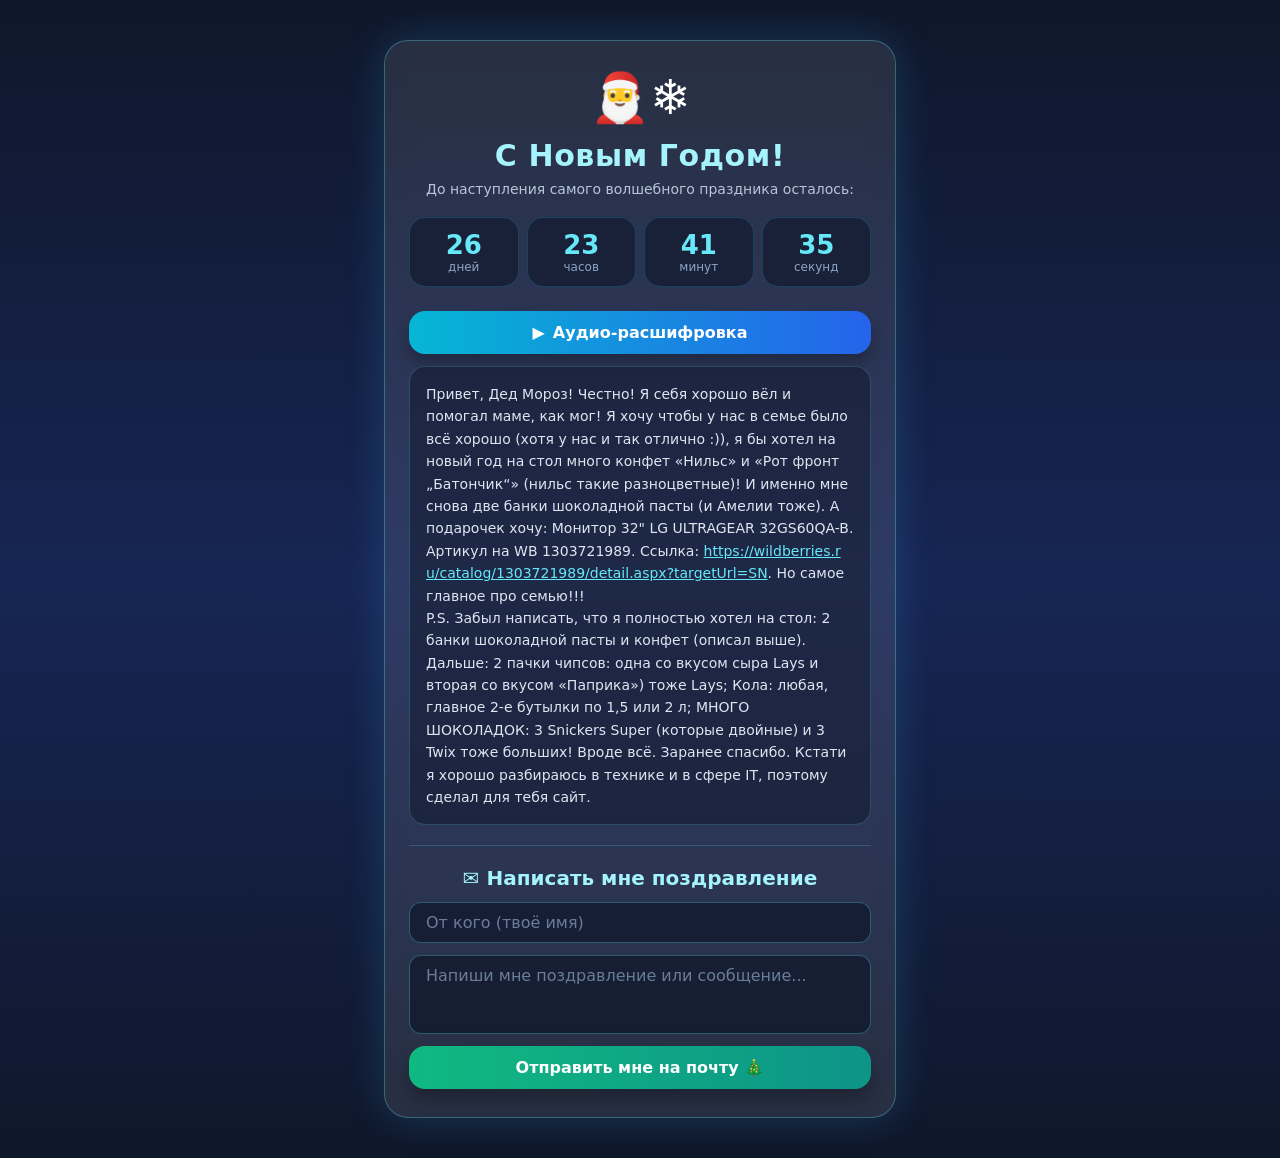
<file: index.html>
<!DOCTYPE html>
<html lang="ru">
<head>
<meta charset="UTF-8">
<meta name="viewport" content="width=device-width, initial-scale=1.0">
<title>Новогодняя открытка для Деда Мороза</title>
<style>
  * { box-sizing: border-box; }
  html, body { margin: 0; min-height: 100%; }
  body {
    min-height: 100vh;
    display: flex; flex-direction: column; align-items: center; justify-content: center;
    padding: 16px;
    background: linear-gradient(to bottom, #0f172a, #172554, #0f172a);
    color: #fff;
    font-family: ui-sans-serif, system-ui, -apple-system, "Segoe UI", Roboto, sans-serif;
  }
  .snowflake {
    position: fixed; top: -10vh; color: #fff; z-index: 1;
    user-select: none; pointer-events: none;
    animation: fall linear infinite;
  }
  @keyframes fall {
    0% { transform: translateY(-10vh) rotate(0deg); opacity: 1; }
    100% { transform: translateY(110vh) rotate(360deg); opacity: .3; }
  }
  main {
    position: relative; z-index: 10;
    width: 100%; max-width: 512px; margin: 24px 0;
    padding: 28px 24px; text-align: center;
    background: rgba(255,255,255,.1);
    -webkit-backdrop-filter: blur(12px); backdrop-filter: blur(12px);
    border: 1px solid rgba(103,232,249,.3);
    border-radius: 24px;
    box-shadow: 0 0 40px rgba(56,189,248,.2);
  }
  .emoji { font-size: 48px; margin-bottom: 12px; }
  h1 { margin: 0 0 8px; font-size: 30px; font-weight: 800; letter-spacing: .02em; color: #a5f3fc; }
  h2 { margin: 0 0 12px; font-size: 20px; font-weight: 700; color: #a5f3fc; }
  .sub { margin: 0 0 20px; font-size: 14px; color: rgba(219,234,254,.8); }
  .timer { display: grid; grid-template-columns: repeat(4, 1fr); gap: 8px; margin-bottom: 24px; }
  .box { background: rgba(15,23,42,.6); border: 1px solid rgba(34,211,238,.2); border-radius: 16px; padding: 12px 4px; }
  .num { font-size: 26px; font-weight: 900; color: #67e8f9; font-variant-numeric: tabular-nums; }
  .lbl { font-size: 12px; color: rgba(191,219,254,.7); }
  button {
    width: 100%; padding: 12px 20px; border: 0; border-radius: 16px;
    color: #fff; font-weight: 700; font-size: 16px; cursor: pointer;
    box-shadow: 0 10px 15px rgba(0,0,0,.25);
    transition: transform .1s, filter .2s;
    font-family: inherit;
  }
  button:hover { filter: brightness(1.12); }
  button:active { transform: scale(.96); }
  button:disabled { opacity: .6; cursor: wait; }
  #audioBtn { background: linear-gradient(to right, #06b6d4, #2563eb); margin-bottom: 12px; display: flex; gap: 8px; justify-content: center; }
  #sendBtn { background: linear-gradient(to right, #10b981, #0d9488); }
  .transcript {
    text-align: left; font-size: 14px; line-height: 1.6;
    background: rgba(15,23,42,.5); border: 1px solid rgba(103,232,249,.2);
    border-radius: 16px; padding: 16px; color: rgba(239,246,255,.92);
    white-space: pre-line; margin: 0;
  }
  .transcript a { color: #67e8f9; word-break: break-all; }
  hr { border: 0; border-top: 1px solid rgba(103,232,249,.2); margin: 20px 0; }
  form { display: flex; flex-direction: column; gap: 12px; text-align: left; }
  input[type=text], textarea {
    width: 100%; padding: 10px 16px; border-radius: 12px;
    background: rgba(15,23,42,.7); border: 1px solid rgba(103,232,249,.3);
    color: #fff; font-size: 16px; font-family: inherit; outline: none;
  }
  input::placeholder, textarea::placeholder { color: rgba(191,219,254,.5); }
  input:focus, textarea:focus { border-color: #22d3ee; }
  textarea { resize: none; }
  .hidden { display: none; }
  .msg { display: none; padding: 8px 16px; border-radius: 12px; font-size: 14px; text-align: center; }
  .msg.ok { display: block; background: rgba(16,185,129,.15); border: 1px solid rgba(52,211,153,.4); color: #a7f3d0; }
  .msg.err { display: block; background: rgba(244,63,94,.15); border: 1px solid rgba(251,113,133,.4); color: #fecdd3; }
  .audio-err { display: none; margin: 0 0 12px; font-size: 14px; color: #fda4af; }
</style>
</head>
<body>

<div id="snow" aria-hidden="true"></div>

<main>
  <div class="emoji">🎅❄️</div>
  <h1>С Новым Годом!</h1>
  <p class="sub">До наступления самого волшебного праздника осталось:</p>

  <div class="timer">
    <div class="box"><div class="num" id="days">00</div><div class="lbl">дней</div></div>
    <div class="box"><div class="num" id="hours">00</div><div class="lbl">часов</div></div>
    <div class="box"><div class="num" id="minutes">00</div><div class="lbl">минут</div></div>
    <div class="box"><div class="num" id="seconds">00</div><div class="lbl">секунд</div></div>
  </div>

  <audio id="audio" src="music.mp3" preload="auto"></audio>
  <button type="button" id="audioBtn"><span id="audioIcon">▶️</span><span>Аудио-расшифровка</span></button>
  <p class="audio-err" id="audioErr">Не удалось воспроизвести аудио. Проверьте, что файл music.mp3 лежит рядом с index.html.</p>

  <p class="transcript">Привет, Дед Мороз! Честно! Я себя хорошо вёл и помогал маме, как мог! Я хочу чтобы у нас в семье было всё хорошо (хотя у нас и так отлично :)), я бы хотел на новый год на стол много конфет «Нильс» и «Рот фронт „Батончик“» (нильс такие разноцветные)! И именно мне снова две банки шоколадной пасты (и Амелии тоже). А подарочек хочу: Монитор 32" LG ULTRAGEAR 32GS60QA-B. Артикул на WB 1303721989. Ссылка: <a href="https://wildberries.ru/catalog/1303721989/detail.aspx?targetUrl=SN" target="_blank" rel="noopener noreferrer">https://wildberries.ru/catalog/1303721989/detail.aspx?targetUrl=SN</a>. Но самое главное про семью!!!
P.S. Забыл написать, что я полностью хотел на стол: 2 банки шоколадной пасты и конфет (описал выше). Дальше: 2 пачки чипсов: одна со вкусом сыра Lays и вторая со вкусом «Паприка») тоже Lays; Кола: любая, главное 2-е бутылки по 1,5 или 2 л; МНОГО ШОКОЛАДОК: 3 Snickers Super (которые двойные) и 3 Twix тоже больших! Вроде всё. Заранее спасибо. Кстати я хорошо разбираюсь в технике и в сфере IT, поэтому сделал для тебя сайт.</p>

  <hr>

  <h2>✉️ Написать мне поздравление</h2>
  <form id="form">
    <input type="hidden" name="_subject" value="Новое сообщение с новогоднего сайта!">
    <input type="hidden" name="_captcha" value="false">
    <input type="hidden" name="_template" value="table">
    <input type="text" name="_honey" class="hidden" tabindex="-1" autocomplete="off">
    <input type="text" name="От_кого" required placeholder="От кого (твоё имя)">
    <textarea name="Сообщение" rows="3" required placeholder="Напиши мне поздравление или сообщение..."></textarea>
    <button type="submit" id="sendBtn">Отправить мне на почту 🎄</button>
    <div id="msg" class="msg" aria-live="polite"></div>
  </form>
</main>

<script>
  // ВПИШИТЕ СЮДА СВОЮ ПОЧТУ — на неё будут приходить письма
  var RECIPIENT_EMAIL = "leon.tovbas26@gmail.com";

  // ---------- Таймер ----------
  function pad(n) { return String(Math.max(0, n)).padStart(2, "0"); }
  function tick() {
    var now = new Date();
    var target = new Date(now.getFullYear() + 1, 0, 1, 0, 0, 0);
    var diff = target - now;
    document.getElementById("days").textContent = String(Math.max(0, Math.floor(diff / 86400000)));
    document.getElementById("hours").textContent = pad(Math.floor(diff / 3600000) % 24);
    document.getElementById("minutes").textContent = pad(Math.floor(diff / 60000) % 60);
    document.getElementById("seconds").textContent = pad(Math.floor(diff / 1000) % 60);
  }
  tick(); setInterval(tick, 1000);

  // ---------- Снег ----------
  var snow = document.getElementById("snow");
  for (var i = 0; i < 35; i++) {
    var f = document.createElement("span");
    f.className = "snowflake";
    f.textContent = "❄";
    f.style.left = Math.random() * 100 + "vw";
    f.style.fontSize = (Math.random() * 14 + 10) + "px";
    f.style.animationDuration = (Math.random() * 5 + 6) + "s";
    f.style.animationDelay = (Math.random() * 6) + "s";
    snow.appendChild(f);
  }

  // ---------- Аудио ----------
  var audio = document.getElementById("audio");
  var icon = document.getElementById("audioIcon");
  var audioErr = document.getElementById("audioErr");
  document.getElementById("audioBtn").addEventListener("click", function () {
    if (audio.paused) {
      var p = audio.play();
      if (p && p.catch) p.catch(function () { audioErr.style.display = "block"; });
    } else {
      audio.pause();
    }
  });
  audio.addEventListener("play", function () { icon.textContent = "⏸️"; audioErr.style.display = "none"; });
  audio.addEventListener("pause", function () { icon.textContent = "▶️"; });
  audio.addEventListener("ended", function () { icon.textContent = "▶️"; });
  audio.addEventListener("error", function () { audioErr.style.display = "block"; });

  // ---------- Форма (без перезагрузки страницы) ----------
  var form = document.getElementById("form");
  var msg = document.getElementById("msg");
  var btn = document.getElementById("sendBtn");
  function show(type, text) { msg.className = "msg " + type; msg.textContent = text; }

  form.addEventListener("submit", function (e) {
    e.preventDefault();
    if (RECIPIENT_EMAIL.indexOf("YOUR_EMAIL") === 0) {
      show("err", "⚠️ В index.html не указана почта получателя (RECIPIENT_EMAIL).");
      return;
    }
    btn.disabled = true;
    btn.textContent = "Отправляю… ✨";
    msg.className = "msg";

    fetch("https://formsubmit.co/ajax/" + encodeURIComponent(RECIPIENT_EMAIL), {
      method: "POST",
      headers: { "Accept": "application/json" },
      body: new FormData(form)
    })
      .then(function (r) { return r.json().catch(function () { return {}; }).then(function (j) { return { ok: r.ok, j: j }; }); })
      .then(function (res) {
        if (!res.ok || res.j.success === "false" || res.j.success === false) {
          throw new Error(res.j.message || "Не удалось отправить сообщение");
        }
        show("ok", "✅ Сообщение отправлено! Спасибо за поздравление 🎁");
        form.reset();
      })
      .catch(function (err) { show("err", "⚠️ " + (err.message || "Ошибка отправки")); })
      .then(function () { btn.disabled = false; btn.textContent = "Отправить мне на почту 🎄"; });
  });
</script>
</body>
</html>
</file>
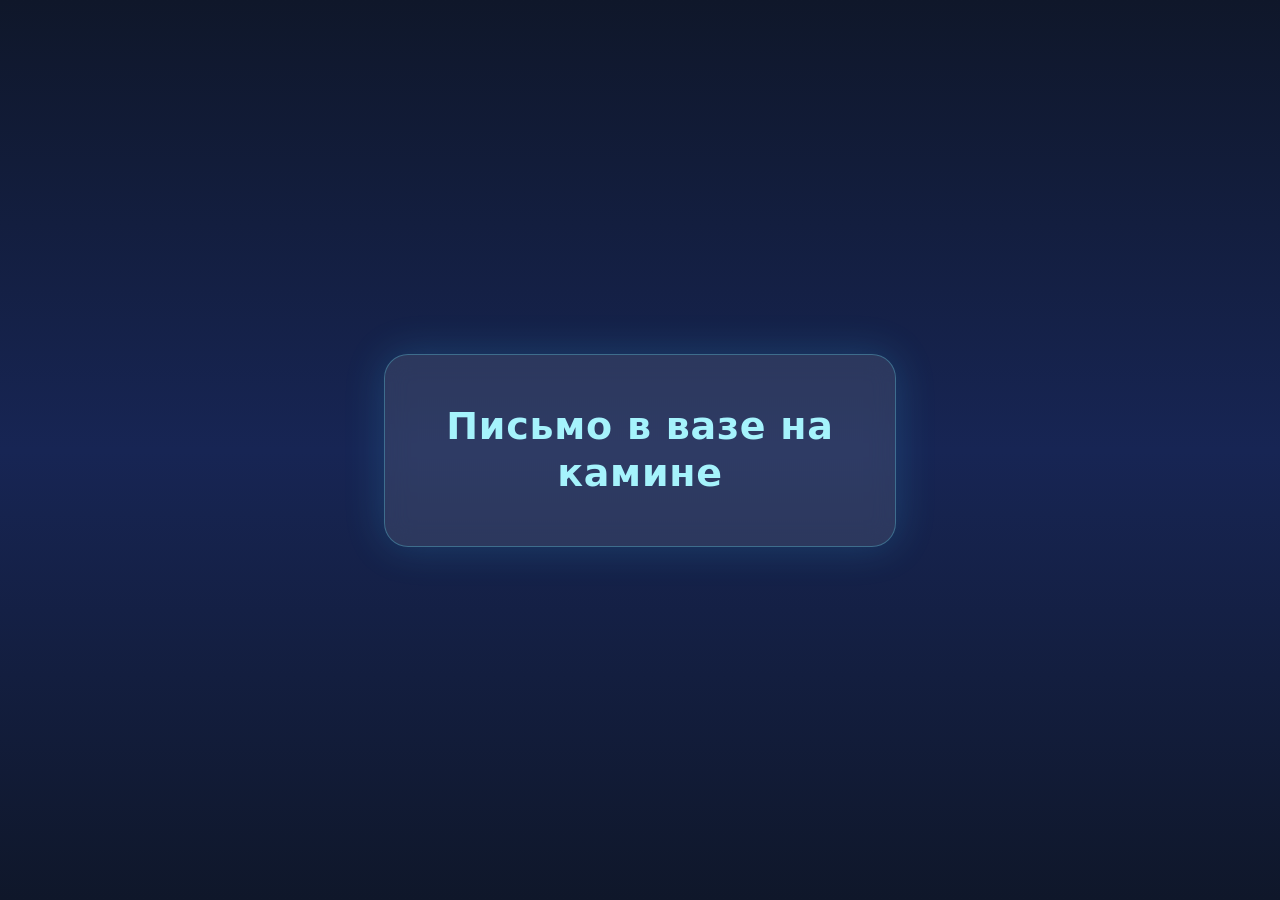
<file: Letter/index.html>
<!DOCTYPE html>
<html lang="ru">
<head>
<meta charset="UTF-8">
<meta name="viewport" content="width=device-width, initial-scale=1.0">
<title>Письмо в вазе на камине</title>
<style>
  * { box-sizing: border-box; }
  html, body { margin: 0; height: 100%; }
  body {
    min-height: 100vh;
    display: flex; align-items: center; justify-content: center;
    padding: 16px; overflow: hidden;
    background: linear-gradient(to bottom, #0f172a, #172554, #0f172a);
    color: #fff;
    font-family: ui-sans-serif, system-ui, -apple-system, "Segoe UI", Roboto, sans-serif;
  }
  .snowflake {
    position: fixed; top: -10vh; color: #fff; z-index: 1;
    user-select: none; pointer-events: none;
    animation: fall linear infinite;
  }
  @keyframes fall {
    0% { transform: translateY(-10vh) rotate(0deg); opacity: 1; }
    100% { transform: translateY(110vh) rotate(360deg); opacity: .3; }
  }
  main {
    position: relative; z-index: 10;
    width: 100%; max-width: 512px;
    padding: 48px 24px; text-align: center;
    background: rgba(255,255,255,.1);
    -webkit-backdrop-filter: blur(12px); backdrop-filter: blur(12px);
    border: 1px solid rgba(103,232,249,.3);
    border-radius: 24px;
    box-shadow: 0 0 40px rgba(56,189,248,.2);
  }
  h1 {
    margin: 0; font-size: clamp(26px, 7vw, 38px);
    font-weight: 800; letter-spacing: .02em; line-height: 1.25;
    color: #a5f3fc;
  }
</style>
</head>
<body>

<div id="snow" aria-hidden="true"></div>

<main>
  <h1>Письмо в вазе на камине</h1>
</main>

<script>
  var snow = document.getElementById("snow");
  for (var i = 0; i < 35; i++) {
    var f = document.createElement("span");
    f.className = "snowflake";
    f.textContent = "❄";
    f.style.left = Math.random() * 100 + "vw";
    f.style.fontSize = (Math.random() * 14 + 10) + "px";
    f.style.animationDuration = (Math.random() * 5 + 6) + "s";
    f.style.animationDelay = (Math.random() * 6) + "s";
    snow.appendChild(f);
  }
</script>
</body>
</html>
</file>
